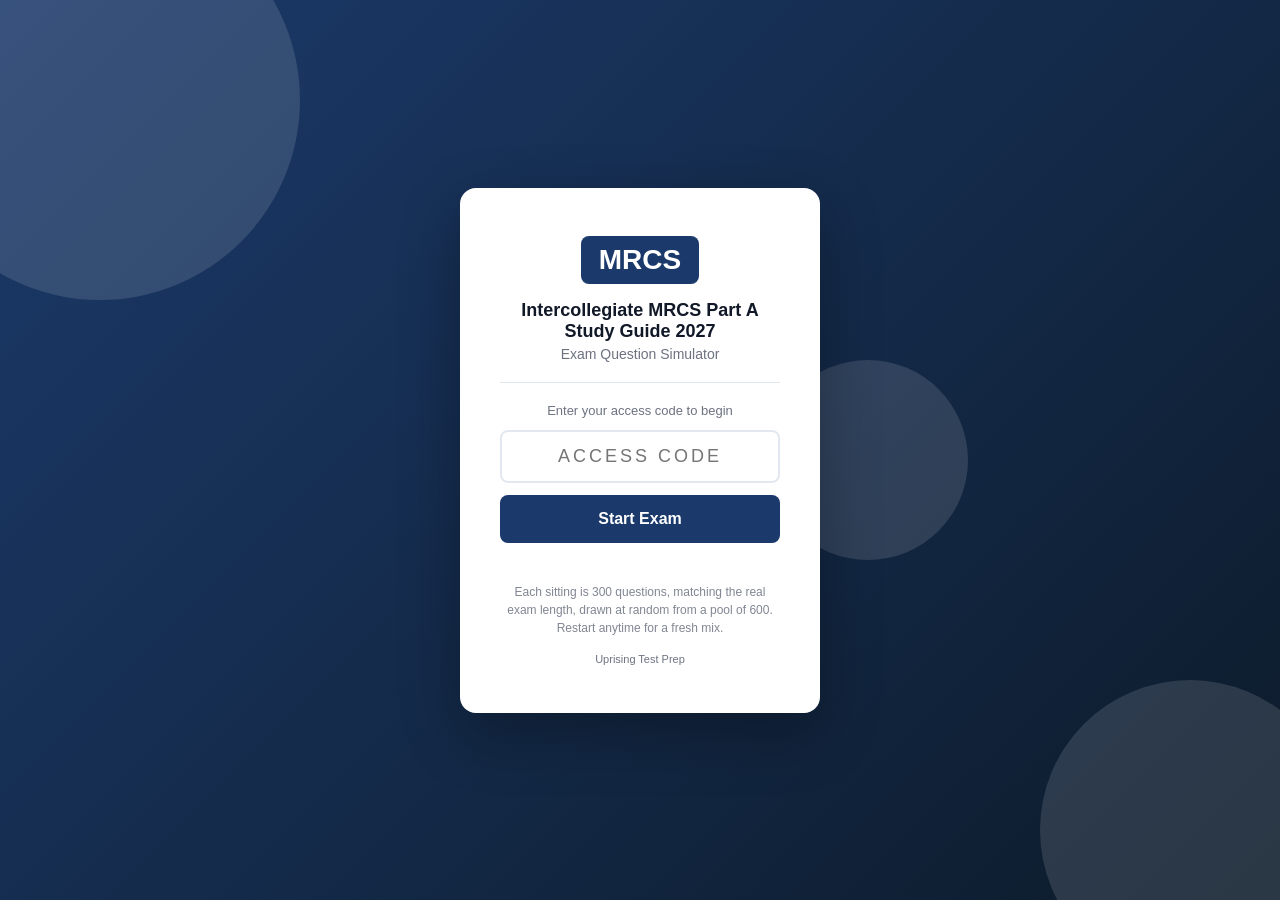
<file: index.html>
<!DOCTYPE html>
<html lang="en">
<head>
  <meta charset="UTF-8" />
  <meta name="viewport" content="width=device-width, initial-scale=1.0, viewport-fit=cover" />
  <meta name="apple-mobile-web-app-capable" content="yes" />
  <meta name="apple-mobile-web-app-status-bar-style" content="black-translucent" />
  <title>Intercollegiate MRCS Part A Study Guide 2027 Exam Simulator</title>
  <link rel="stylesheet" href="style.css" />
</head>
<body>

<div id="access-gate">
  <div class="gate-bg-shapes">
    <div class="shape shape-1"></div>
    <div class="shape shape-2"></div>
    <div class="shape shape-3"></div>
  </div>
  <div class="gate-card">
    <div class="gate-logo">
      <div class="logo-badge">MRCS</div>
    </div>
    <h1 class="gate-title">Intercollegiate MRCS Part A Study Guide 2027</h1>
    <p class="gate-subtitle">Exam Question Simulator</p>
    <div class="gate-divider"></div>
    <p class="gate-instruction">Enter your access code to begin</p>
    <input type="text" id="access-code-input" class="gate-input"
           placeholder="Access Code" autocomplete="off"
           maxlength="20" spellcheck="false" />
    <button id="access-btn" class="gate-btn">Start Exam</button>
    <p id="access-error" class="gate-error"></p>
    <p class="gate-pool-note">Each sitting is 300 questions, matching the real exam length, drawn at random from a pool of 600. Restart anytime for a fresh mix.</p>
    <p class="gate-hint">Uprising Test Prep</p>
  </div>
</div>

<div id="app" style="display:none">
  <header class="top-bar">
    <div class="bar-left">
      <span class="bar-logo">MRCS</span>
      <span class="bar-title">Exam Simulator</span>
    </div>
    <div class="bar-right">
      <span class="bar-timer" id="timer-display">--:--</span>
      <button class="bar-btn" id="flag-btn">Flag</button>
      <button class="bar-btn bar-btn-primary" id="submit-btn">
        <span class="btn-full">Submit Exam</span>
        <span class="btn-short">Submit</span>
      </button>
    </div>
  </header>

  <div class="progress-strip">
    <div class="progress-bar" id="progress-bar"></div>
  </div>

  <main class="exam-main">
    <div class="question-panel">
      <div class="q-meta">
        <span id="q-counter"></span>
        <span class="q-pool-chip" title="This sitting is 300 questions, matching the real exam length, drawn at random from a pool of 600. Restart for a fresh mix.">600 Questions Available</span>
        <span id="q-domain" class="q-domain-tag"></span>
        <span id="q-flag-indicator" class="flag-chip" style="display:none">Flagged</span>
      </div>
      <!-- Shared text for a linked cluster (a clinical case, a reading
           passage). It sits ABOVE the stem, which is the one thing that
           legitimately precedes it, and repeats on every question in the
           cluster so nobody has to page backwards. -->
      <div id="q-cluster-wrap" class="cluster-wrap" style="display:none"></div>
      <p id="question-text" class="q-text"></p>
      <!-- The picture sits BELOW the question text so the simulator matches
           the printed book exactly: stem, then picture, then options. They
           used to disagree (book put the picture under the stem, simulator put
           it above), so no single wording could be true in both places, and
           184 of MLPAO's 185 image questions said "shown above" while the
           book printed the picture below the sentence. Write stems with
           neutral wording ("the strip shown", "the diagram shows") and this
           whole class of bug cannot come back. -->
      <div id="q-image-wrap" style="display:none; margin-bottom:14px;"></div>
      <div id="options-list" class="options-list"></div>
      <div id="explanation-box" class="explanation-box" style="display:none">
        <div class="explanation-label">Explanation</div>
        <p id="explanation-text" class="explanation-text"></p>
      </div>
    </div>
    <div class="nav-bar">
      <button class="nav-btn" id="prev-btn">&#8592; Prev</button>
      <button class="nav-btn nav-btn-map" id="map-btn">Question Map</button>
      <button class="nav-btn nav-btn-next" id="next-btn">Next &#8594;</button>
    </div>
  </main>
</div>

<!-- Question Map Modal -->
<div id="map-modal" style="display:none">
  <div class="map-backdrop" id="map-backdrop"></div>
  <div class="map-panel">
    <div class="map-header">
      <span class="map-title">Question Map</span>
      <button id="map-close" class="map-close-btn">&#x2715; Close</button>
    </div>
    <div class="map-legend">
      <span class="leg-item"><span class="leg-swatch leg-answered"></span>Answered</span>
      <span class="leg-item"><span class="leg-swatch leg-flagged"></span>Flagged</span>
      <span class="leg-item"><span class="leg-swatch leg-unanswered"></span>Unanswered</span>
    </div>
    <div id="q-grid" class="q-grid"></div>
  </div>
</div>

<div id="results-screen" style="display:none">
  <div class="results-card">
    <div class="res-header">
      <div class="res-badge">MRCS</div>
      <h2 id="res-status" class="res-status"></h2>
      <p id="res-score" class="res-score"></p>
    </div>
    <div id="res-domains" class="res-domains"></div>
    <p class="mode-pool-note">This sitting drew 300 questions from a pool of 600. Restart for a fresh mix.</p>
    <button id="res-review-btn" class="res-btn">Review Answers</button>
    <button id="res-restart-btn" class="res-btn res-btn-secondary">Restart</button>
  </div>
</div>

<script src="questions.js"></script>
<script src="app.js"></script>
</body>
</html>
</file>
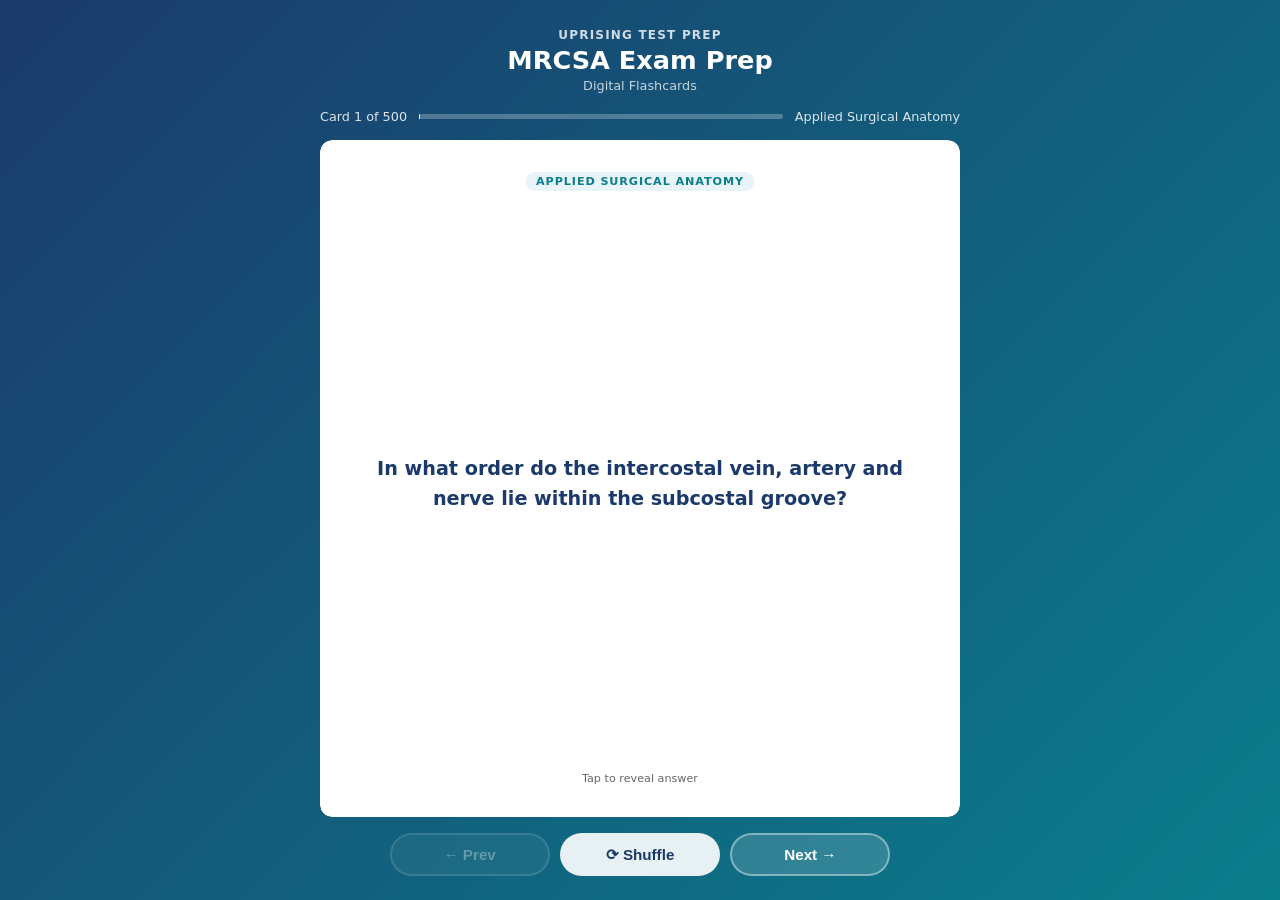
<file: flashcards/index.html>
<!DOCTYPE html>
<html lang="en">
<head>
  <meta charset="UTF-8">
  <meta name="viewport" content="width=device-width, initial-scale=1.0">
  <title>MRCSA Exam Prep: Flashcards</title>
  <style>
    :root {
      --blue:   #1B3A6B;
      --teal:   #0A7E8C;
      --ltblue: #E8F4F8;
      --white:  #FFFFFF;
      --text:   #1A1A1A;
      --muted:  #666;
      --radius: 12px;
    }
    * { box-sizing: border-box; margin: 0; padding: 0; }
    html, body { height: 100%; }
    body {
      font-family: 'Segoe UI', system-ui, sans-serif;
      background: linear-gradient(135deg, var(--blue) 0%, var(--teal) 100%);
      /* Pinned, not min-height: the page must never grow, or the controls
         get pushed below the fold on iOS where 100dvh and height:100%
         disagree. The height:100% rule above is the pre-dvh fallback. */
      height: 100dvh;
      max-height: 100dvh;
      overflow: hidden;
      display: flex;
      flex-direction: column;
      align-items: center;
      padding: 1.25rem 1rem 1rem;
      gap: 0.75rem;
      overflow-x: hidden;
    }
    header { text-align: center; color: #fff; flex-shrink: 0; }
    header .brand { font-size: 0.75rem; font-weight: 700; letter-spacing: 0.1em; opacity: 0.8; text-transform: uppercase; }
    header h1 { font-size: 1.3rem; font-weight: 800; margin-top: 0.2rem; }
    header .subtitle { font-size: 0.8rem; opacity: 0.75; margin-top: 0.15rem; }
    #progress-info {
      display: flex; align-items: center; gap: 0.75rem;
      color: rgba(255,255,255,0.85); font-size: 0.8rem;
      flex-shrink: 0; width: 100%; max-width: 640px;
    }
    #progress-bar-track {
      flex: 1; background: rgba(255,255,255,0.25);
      border-radius: 4px; height: 5px;
    }
    #progress-bar-fill { height: 100%; background: #fff; border-radius: 4px; transition: width 0.3s; }
    .card-scene {
      width: 100%; max-width: 640px;
      perspective: 1200px;
      cursor: pointer;
      flex: 1; min-height: 0;
      display: flex; flex-direction: column;
    
      /* WebKit does not clip overflow inside a preserve-3d context, so the
         answer pane's own clip is dropped and a long answer paints over the
         Prev/Next row. This element only sets the perspective and is NOT
         itself in the 3D context, so its clip is honoured in every engine. */
      overflow: hidden;
      border-radius: var(--radius);
    }
    .card-inner {
      position: relative; width: 100%;
      flex: 1; min-height: 0;
      transition: transform 0.55s cubic-bezier(.4,0,.2,1);
      transform-style: preserve-3d;
    }
    .card-scene.flipped .card-inner { transform: rotateY(180deg); }
    .card-face {
      position: absolute; inset: 0;
      backface-visibility: hidden; -webkit-backface-visibility: hidden;
      border-radius: var(--radius);
      display: flex; flex-direction: column;
      padding: 1.5rem 1.75rem;
      box-shadow: 0 12px 40px rgba(0,0,0,0.2);
      overflow: hidden;
    
      /* Painting through a mask forces WebKit to allocate a real clipping
         layer for a 3D-transformed element, which is what makes the
         overflow:hidden and the rounded corners above actually apply. */
      -webkit-mask-image: -webkit-radial-gradient(#fff, #000);
              mask-image: radial-gradient(#fff, #000);
    }
    .card-front { background: var(--white); align-items: center; justify-content: center; }
    .card-back  { background: var(--ltblue); transform: rotateY(180deg); }
    .card-badge {
      font-size: 0.7rem; font-weight: 700; text-transform: uppercase;
      letter-spacing: 0.08em;
      background: var(--ltblue); color: var(--teal);
      padding: 0.2rem 0.65rem; border-radius: 20px;
      margin-bottom: 0.85rem; flex-shrink: 0;
    }
    .card-back .card-badge { background: rgba(10,126,140,0.12); }
    .card-front .q-text {
      font-size: 1.1rem; font-weight: 600; color: var(--blue); line-height: 1.55;
      text-align: center; overflow-y: auto; flex: 1;
      display: flex; align-items: center; justify-content: center;
      scrollbar-width: thin; scrollbar-color: rgba(27,58,107,0.3) transparent;
    }
    .card-back .a-label { font-size: 0.7rem; font-weight: 700; color: var(--teal); text-transform: uppercase; letter-spacing: 0.08em; margin-bottom: 0.4rem; flex-shrink: 0; }
    .card-back .a-text  {
      font-size: 0.975rem; color: var(--text); line-height: 1.65;
      overflow-y: auto; flex: 1; min-height: 0; padding-right: 4px;
      scrollbar-width: thin; scrollbar-color: rgba(10,126,140,0.4) transparent;
    
      -webkit-overflow-scrolling: touch;
      overscroll-behavior: contain;
    }
    .card-back .a-text::-webkit-scrollbar { width: 4px; }
    .card-back .a-text::-webkit-scrollbar-track { background: transparent; }
    .card-back .a-text::-webkit-scrollbar-thumb { background: rgba(10,126,140,0.4); border-radius: 4px; }
    .tap-hint { flex-shrink: 0; margin-top: 0.6rem; font-size: 0.7rem; color: var(--muted); text-align: center; }
    .card-back .tap-hint { color: var(--teal); opacity: 0.7; }
    .controls {
      display: flex; gap: 0.65rem; flex-wrap: nowrap;
      justify-content: center; flex-shrink: 0;
      width: 100%; max-width: 640px;
      padding-bottom: env(safe-area-inset-bottom, 0px);
    }
    .btn {
      padding: 0.6rem 1.2rem; border-radius: 50px;
      border: 2px solid rgba(255,255,255,0.4);
      background: rgba(255,255,255,0.15); color: #fff;
      font-weight: 700; font-size: 0.875rem; cursor: pointer;
      transition: all 0.2s; backdrop-filter: blur(4px);
      white-space: nowrap; flex: 1; max-width: 160px;
    }
    .btn:hover { background: rgba(255,255,255,0.3); border-color: rgba(255,255,255,0.7); }
    .btn:active { transform: scale(0.96); }
    .btn:disabled { opacity: 0.35; cursor: not-allowed; }
    .btn.btn-primary { background: rgba(255,255,255,0.9); color: var(--blue); border-color: transparent; }
    .btn.btn-primary:hover { background: #fff; }
    #loading { color: rgba(255,255,255,0.8); font-size: 1rem; text-align: center; padding: 3rem; flex: 1; }
    @media (min-width: 768px) {
      body { padding: 1.75rem 1.5rem 1.5rem; gap: 1rem; }
      header h1 { font-size: 1.6rem; }
      .card-face { padding: 2rem 2.5rem; }
      .card-front .q-text { font-size: 1.2rem; }
      .card-back .a-text { font-size: 1.05rem; }
      .btn { font-size: 0.95rem; padding: 0.65rem 1.4rem; }
    }
    @media (max-width: 380px) {
      body { padding: 0.75rem; gap: 0.5rem; }
      header .brand { font-size: 0.65rem; }
      header h1 { font-size: 1.1rem; }
      header .subtitle { display: none; }
      .card-face { padding: 1rem 1.1rem; }
      .card-front .q-text { font-size: 0.975rem; }
      .card-back .a-text { font-size: 0.875rem; }
      .btn { font-size: 0.8rem; padding: 0.5rem 0.75rem; }
    }
  </style>
</head>
<body>
<header>
  <div class="brand">Uprising Test Prep</div>
  <h1>MRCSA Exam Prep</h1>
  <div class="subtitle">Digital Flashcards</div>
</header>
<div id="progress-info">
  <span id="card-counter">Card 1</span>
  <div id="progress-bar-track"><div id="progress-bar-fill" style="width:0%"></div></div>
  <span id="domain-label"></span>
</div>
<div id="loading">Loading flashcards...</div>
<div class="card-scene" id="card-scene" style="display:none" onclick="flipCard()">
  <div class="card-inner" id="card-inner">
    <div class="card-face card-front">
      <div class="card-badge" id="front-badge"></div>
      <div class="q-text" id="q-text"></div>
      <div class="tap-hint">Tap to reveal answer</div>
    </div>
    <div class="card-face card-back">
      <div class="card-badge" id="back-badge">Answer</div>
      <div class="a-label">Answer</div>
      <div class="a-text" id="a-text"></div>
      <div class="tap-hint">Tap to flip back</div>
    </div>
  </div>
</div>
<div class="controls" id="controls" style="display:none">
  <button class="btn" id="prev-btn" onclick="event.stopPropagation();move(-1)" disabled>&#8592; Prev</button>
  <button class="btn btn-primary" onclick="event.stopPropagation();shuffleCards()">&#10227; Shuffle</button>
  <button class="btn" id="next-btn" onclick="event.stopPropagation();move(1)">Next &#8594;</button>
</div>
<script>
const DOMAIN_LABELS = {
  applied_surgical_anatomy: "Applied Surgical Anatomy",
  applied_surgical_physiology: "Applied Surgical Physiology",
  applied_surgical_pathology: "Applied Surgical Pathology",
  common_surgical_conditions: "Common Surgical Conditions",
  perioperative_management: "Perioperative Management",
  trauma_and_emergency_surgery: "Trauma and Emergency Surgery",
  pharmacology_microbiology_and_infection: "Pharmacology Microbiology and Infection",
  imaging_data_and_audit: "Imaging Data and Audit",
  surgical_care_of_children: "Surgical Care of Children",
  medico_legal_aspects: "Medico-Legal Aspects",
};
let cards   = [];
let current = 0;
async function init() {
  try {
    const res = await fetch('flashcards.json');
    if (!res.ok) throw new Error('Network error');
    cards = await res.json();
    document.getElementById('loading').style.display    = 'none';
    document.getElementById('card-scene').style.display = 'flex';
    document.getElementById('controls').style.display   = 'flex';
    show();
  } catch (e) {
    document.getElementById('loading').textContent = 'Error loading flashcards. Please try refreshing.';
  }
}
function domainLabel(key) {
  return DOMAIN_LABELS[key] || key.replace(/_/g, ' ').replace(/\b\w/g, c => c.toUpperCase());
}
function show() {
  const c = cards[current];
  document.getElementById('card-scene').classList.remove('flipped');
  document.getElementById('a-text').scrollTop = 0;
  const label = domainLabel(c.domain || c.chapter || '');
  document.getElementById('q-text').textContent       = c.front;
  document.getElementById('a-text').textContent       = c.back;
  document.getElementById('front-badge').textContent  = label;
  document.getElementById('back-badge').textContent   = label;
  document.getElementById('card-counter').textContent = `Card ${current+1} of ${cards.length}`;
  document.getElementById('domain-label').textContent = label;
  document.getElementById('progress-bar-fill').style.width = `${((current+1)/cards.length*100).toFixed(1)}%`;
  document.getElementById('prev-btn').disabled = current === 0;
  document.getElementById('next-btn').disabled = current === cards.length - 1;
}
function flipCard() { document.getElementById('card-scene').classList.toggle('flipped'); }
function move(dir) {
  const next = current + dir;
  if (next < 0 || next >= cards.length) return;
  current = next; show();
}
function shuffleCards() {
  for (let i = cards.length - 1; i > 0; i--) {
    const j = Math.floor(Math.random() * (i+1));
    [cards[i], cards[j]] = [cards[j], cards[i]];
  }
  current = 0; show();
}
document.addEventListener('keydown', e => {
  if (e.key === 'ArrowRight' || e.key === 'ArrowDown') move(1);
  else if (e.key === 'ArrowLeft' || e.key === 'ArrowUp') move(-1);
  else if (e.key === ' ' || e.key === 'Enter') { e.preventDefault(); flipCard(); }
});
init();
</script>
</body>
</html>
</file>
<file: style.css>
/* MRCSA Exam Simulator, Styles */
:root {
  --primary:   #1B3A6B;
  --pass:      #059669;
  --fail:      #DC2626;
  --bg:        #F3F4F8;
  --card:      #FFFFFF;
  --border:    #E2E8F0;
  --text:      #111827;
  --muted:     #6B7280;
  --radius:    10px;
}
*, *::before, *::after { box-sizing: border-box; margin: 0; padding: 0; }
body {
  font-family: -apple-system, BlinkMacSystemFont, "Segoe UI", sans-serif;
  background: var(--bg);
  color: var(--text);
  height: 100vh;
  height: 100dvh;
  overflow: hidden;
  -webkit-text-size-adjust: 100%;
}

/* ── Access Gate ─────────────────────────────────────────────────────────── */
#access-gate {
  display: flex;
  align-items: center;
  justify-content: center;
  height: 100vh;
  height: 100dvh;
  background: linear-gradient(135deg, var(--primary) 0%, #0d1b2a 100%);
  position: relative;
  overflow: hidden;
  padding: 20px;
  padding-top: max(20px, env(safe-area-inset-top));
  padding-bottom: max(20px, env(safe-area-inset-bottom));
}
.gate-bg-shapes { position: absolute; inset: 0; pointer-events: none; }
.shape { position: absolute; border-radius: 50%; opacity: .12; background: #fff; }
.shape-1 { width: 400px; height: 400px; top: -100px; left: -100px; }
.shape-2 { width: 300px; height: 300px; bottom: -80px; right: -60px; }
.shape-3 { width: 200px; height: 200px; top: 40%; left: 60%; }
.gate-card {
  background: #fff;
  border-radius: 16px;
  padding: 48px 40px;
  text-align: center;
  width: 100%;
  max-width: 360px;
  position: relative;
  z-index: 1;
  box-shadow: 0 20px 60px rgba(0,0,0,.3);
}
.logo-badge {
  display: inline-block;
  background: var(--primary);
  color: #fff;
  font-weight: 800;
  font-size: 28px;
  padding: 8px 18px;
  border-radius: 8px;
}
.gate-title { font-size: 18px; font-weight: 700; margin-top: 16px; color: var(--text); }
.gate-subtitle { color: var(--muted); font-size: 14px; margin-top: 4px; }
.gate-divider { height: 1px; background: var(--border); margin: 20px 0; }
.gate-instruction { font-size: 13px; color: var(--muted); margin-bottom: 12px; }
.gate-input {
  width: 100%;
  padding: 14px 16px;
  border: 2px solid var(--border);
  border-radius: 8px;
  font-size: 18px;
  text-align: center;
  text-transform: uppercase;
  letter-spacing: 3px;
  outline: none;
}
.gate-input:focus { border-color: var(--primary); }
.gate-btn {
  width: 100%;
  margin-top: 12px;
  padding: 15px;
  background: var(--primary);
  color: #fff;
  border: none;
  border-radius: 8px;
  font-size: 16px;
  font-weight: 600;
  cursor: pointer;
  -webkit-tap-highlight-color: transparent;
}
.gate-btn:hover { opacity: .9; }
.gate-error { color: var(--fail); font-size: 13px; margin-top: 8px; min-height: 18px; }
.gate-hint { color: var(--muted); font-size: 11px; margin-top: 16px; }
.gate-pool-note { color: var(--muted); opacity: .85; font-size: 12px; margin-top: 14px; line-height: 1.5; }
.mode-pool-note { color: var(--muted); opacity: .85; font-size: 12.5px; text-align: center; margin: 4px 0 16px; line-height: 1.5; }

/* ── App shell ───────────────────────────────────────────────────────────── */
#app {
  display: flex;
  flex-direction: column;
  height: 100vh;
  height: 100dvh;
  padding-top: env(safe-area-inset-top);
}
.top-bar {
  display: flex;
  justify-content: space-between;
  align-items: center;
  background: var(--primary);
  color: #fff;
  padding: 0 20px;
  padding-left: max(20px, env(safe-area-inset-left));
  padding-right: max(20px, env(safe-area-inset-right));
  height: 52px;
  flex-shrink: 0;
  gap: 8px;
}
.bar-left { display: flex; align-items: center; gap: 8px; min-width: 0; }
.bar-logo { font-weight: 800; font-size: 18px; flex-shrink: 0; }
.bar-title { font-size: 14px; opacity: .8; white-space: nowrap; overflow: hidden; text-overflow: ellipsis; }
.bar-right { display: flex; align-items: center; gap: 8px; flex-shrink: 0; }
.bar-timer {
  font-variant-numeric: tabular-nums;
  font-size: 16px;
  font-weight: 600;
  min-width: 68px;
  text-align: right;
}
.bar-btn {
  padding: 7px 13px;
  background: rgba(255,255,255,.15);
  border: 1px solid rgba(255,255,255,.3);
  color: #fff;
  border-radius: 6px;
  cursor: pointer;
  font-size: 13px;
  white-space: nowrap;
  -webkit-tap-highlight-color: transparent;
  touch-action: manipulation;
}
.bar-btn:hover { background: rgba(255,255,255,.25); }
.bar-btn-primary {
  background: #fff;
  color: var(--primary);
  border-color: #fff;
  font-weight: 600;
}
.bar-btn-primary:hover { background: #f0f0f0; }
.btn-short { display: none; }
.btn-full  { display: inline; }

.progress-strip { height: 4px; background: rgba(0,0,0,.1); flex-shrink: 0; }
.progress-bar   { height: 100%; background: #4ade80; transition: width .3s; }

/* ── Main exam area ──────────────────────────────────────────────────────── */
.exam-main {
  flex: 1;
  overflow: hidden;
  display: flex;
  flex-direction: column;
  padding: 16px 20px 0;
  padding-left: max(16px, env(safe-area-inset-left));
  padding-right: max(16px, env(safe-area-inset-right));
  min-height: 0;
}
.question-panel { flex: 1; overflow-y: auto; padding-bottom: 12px; -webkit-overflow-scrolling: touch; }
.q-meta {
  display: flex;
  align-items: center;
  gap: 8px;
  margin-bottom: 12px;
  font-size: 13px;
  color: var(--muted);
  flex-wrap: wrap;
}
.q-domain-tag {
  background: var(--primary);
  color: #fff;
  padding: 2px 8px;
  border-radius: 4px;
  font-size: 11px;
  font-weight: 600;
}
.q-pool-chip {
  background: #EEF2FF;
  background: color-mix(in srgb, var(--primary) 12%, #fff);
  color: var(--primary);
  border: 1px solid var(--primary);
  padding: 2px 8px;
  border-radius: 10px;
  font-size: 11px;
  font-weight: 700;
  cursor: help;
  white-space: nowrap;
}
.flag-chip {
  background: #FEF3C7;
  color: #92400E;
  padding: 2px 8px;
  border-radius: 4px;
  font-size: 11px;
  font-weight: 600;
}
.cluster-wrap {
  border-left: 4px solid var(--primary, #1B3A6B);
  background: #F2F6FC; border-radius: 8px;
  padding: 10px 14px; margin-bottom: 16px;
}
.cluster-label {
  font-size: 11px; font-weight: 700; letter-spacing: 0.06em;
  text-transform: uppercase; color: var(--primary, #1B3A6B); margin-bottom: 6px;
}
.cluster-body {
  max-height: 38vh; overflow-y: auto; font-size: 15px; line-height: 1.6;
  -webkit-overflow-scrolling: touch;
}
.cluster-body p + p { margin-top: 10px; }
@media (min-width: 1100px) { .cluster-body { max-height: 52vh; } }

.q-image {
  max-width: 100%;
  /* Cap the height too. With only max-width, a tall exhibit renders at full
     width and pushes the stem and every option below the fold, so the question
     looks like it has no answers until the candidate scrolls. Found on CNPLE. */
  max-height: 62vh;
  width: auto;
  height: auto;
  object-fit: contain;
  border-radius: 6px;
  border: 1px solid var(--border);
  display: block;
  margin-bottom: 14px;
}
.q-text { font-size: 16px; line-height: 1.65; margin-bottom: 20px; }
.options-list { display: flex; flex-direction: column; gap: 10px; }
.option {
  display: flex;
  align-items: flex-start;
  gap: 12px;
  padding: 15px 16px;
  background: var(--card);
  border: 2px solid var(--border);
  border-radius: var(--radius);
  cursor: pointer;
  transition: .15s;
  -webkit-tap-highlight-color: transparent;
  touch-action: manipulation;
  min-height: 52px;
}
.option:hover  { border-color: var(--primary); background: #F8FAFF; }
.option.selected  { border-color: var(--primary); background: #EEF3FF; }
.option.correct   { border-color: #059669; background: #ECFDF5; }
.option.incorrect { border-color: #DC2626; background: #FEF2F2; }
.explanation-box {
  margin-top: 20px;
  padding: 16px 18px;
  background: #F0F9FF;
  border-left: 4px solid #2563EB;
  border-radius: 6px;
}
.explanation-label {
  font-size: 11px;
  font-weight: 700;
  text-transform: uppercase;
  letter-spacing: .06em;
  color: #2563EB;
  margin-bottom: 8px;
}
.explanation-text { font-size: 14.5px; line-height: 1.7; color: #1e293b; margin: 0; }
.opt-letter { font-weight: 700; font-size: 15px; color: var(--primary); min-width: 22px; padding-top: 1px; flex-shrink: 0; }
.opt-text   { font-size: 15px; line-height: 1.5; }

/* ── Nav bar ─────────────────────────────────────────────────────────────── */
.nav-bar {
  display: flex;
  align-items: center;
  gap: 8px;
  padding: 10px 0;
  padding-bottom: max(14px, env(safe-area-inset-bottom));
  flex-shrink: 0;
}
.nav-btn {
  flex: 1;
  padding: 13px 8px;
  background: var(--card);
  border: 1px solid var(--border);
  border-radius: 8px;
  cursor: pointer;
  font-size: 15px;
  font-weight: 500;
  text-align: center;
  -webkit-tap-highlight-color: transparent;
  touch-action: manipulation;
  min-height: 48px;
}
.nav-btn:hover      { background: #f0f0f0; }
.nav-btn-map {
  background: var(--bg);
  border-color: var(--primary);
  color: var(--primary);
  font-weight: 600;
}
.nav-btn-map:hover { background: #EEF3FF; }
.nav-btn-next {
  background: var(--primary);
  color: #fff;
  border-color: var(--primary);
}
.nav-btn-next:hover { opacity: .9; }

/* ── Question Map Modal ──────────────────────────────────────────────────── */
#map-modal {
  position: fixed;
  inset: 0;
  z-index: 1000;
  display: flex;
  flex-direction: column;
  justify-content: flex-end;
}
.map-backdrop { position: absolute; inset: 0; background: rgba(0,0,0,.5); }
.map-panel {
  position: relative;
  background: #fff;
  border-radius: 20px 20px 0 0;
  padding: 20px;
  padding-bottom: max(20px, env(safe-area-inset-bottom));
  max-height: 80vh;
  max-height: 80dvh;
  display: flex;
  flex-direction: column;
  box-shadow: 0 -4px 30px rgba(0,0,0,.2);
}
.map-header {
  display: flex;
  align-items: center;
  justify-content: space-between;
  margin-bottom: 12px;
  flex-shrink: 0;
}
.map-title { font-size: 17px; font-weight: 700; color: var(--text); }
.map-close-btn {
  padding: 8px 16px;
  background: var(--bg);
  border: 1px solid var(--border);
  border-radius: 8px;
  cursor: pointer;
  font-size: 14px;
  font-weight: 500;
  min-height: 40px;
  -webkit-tap-highlight-color: transparent;
  touch-action: manipulation;
}
.map-close-btn:hover { background: #e5e7eb; }
.map-legend { display: flex; gap: 16px; margin-bottom: 14px; flex-shrink: 0; flex-wrap: wrap; }
.leg-item { display: flex; align-items: center; gap: 6px; font-size: 13px; color: var(--muted); }
.leg-swatch {
  width: 16px;
  height: 16px;
  border-radius: 3px;
  border: 1px solid var(--border);
  background: var(--card);
  display: inline-block;
  flex-shrink: 0;
}
.leg-swatch.leg-answered  { background: var(--primary); border-color: var(--primary); }
.leg-swatch.leg-flagged   { background: #FEF3C7; border-color: #F59E0B; }
.leg-swatch.leg-unanswered { background: var(--card); }
.q-grid {
  display: flex;
  flex-wrap: wrap;
  gap: 6px;
  overflow-y: auto;
  flex: 1;
  padding-bottom: 8px;
  -webkit-overflow-scrolling: touch;
}
.grid-btn {
  width: 40px;
  height: 40px;
  border: 1px solid var(--border);
  border-radius: 6px;
  background: var(--card);
  font-size: 12px;
  cursor: pointer;
  font-weight: 500;
  -webkit-tap-highlight-color: transparent;
  touch-action: manipulation;
}
.grid-btn.answered { background: var(--primary); color: #fff; border-color: var(--primary); }
.grid-btn.flagged  { background: #FEF3C7; border-color: #F59E0B; }
.grid-btn.active   { outline: 3px solid var(--primary); outline-offset: 2px; }

/* ── Results ─────────────────────────────────────────────────────────────── */
#results-screen {
  display: flex;
  align-items: flex-start;
  justify-content: center;
  min-height: 100vh;
  min-height: 100dvh;
  background: var(--bg);
  overflow-y: auto;
  -webkit-overflow-scrolling: touch;
  padding: 20px 16px;
  padding-top: max(20px, env(safe-area-inset-top));
  padding-bottom: max(20px, env(safe-area-inset-bottom));
}
.results-card {
  background: var(--card);
  border-radius: 16px;
  padding: 40px;
  max-width: 480px;
  width: 100%;
  box-shadow: 0 8px 30px rgba(0,0,0,.1);
}
.res-header { text-align: center; margin-bottom: 24px; }
.res-badge {
  display: inline-block;
  background: var(--primary);
  color: #fff;
  font-weight: 800;
  font-size: 22px;
  padding: 6px 16px;
  border-radius: 8px;
}
.res-status { font-size: 36px; font-weight: 800; margin-top: 12px; }
.res-score  { font-size: 18px; color: var(--muted); margin-top: 4px; }
.res-domains { margin-bottom: 24px; display: flex; flex-direction: column; gap: 10px; }
.res-domain-row { display: flex; align-items: center; gap: 8px; font-size: 13px; }
.res-domain-name { width: 160px; font-weight: 500; flex-shrink: 0; }
.res-domain-bar-wrap { flex: 1; background: #E5E7EB; border-radius: 4px; height: 8px; overflow: hidden; }
.res-domain-bar { height: 100%; border-radius: 4px; transition: width .5s; }
.res-domain-pct { width: 36px; text-align: right; font-weight: 600; }
.res-btn {
  width: 100%;
  padding: 15px;
  background: var(--primary);
  color: #fff;
  border: none;
  border-radius: 8px;
  font-size: 15px;
  font-weight: 600;
  cursor: pointer;
  margin-bottom: 10px;
  min-height: 52px;
  -webkit-tap-highlight-color: transparent;
  touch-action: manipulation;
}
.res-btn:hover { opacity: .9; }
.res-btn-secondary {
  background: transparent;
  color: var(--primary);
  border: 2px solid var(--primary);
}
.res-btn-secondary:hover { background: var(--primary); color: #fff; }

/* ── Mobile breakpoint (phones ≤ 640px) ─────────────────────────────────── */
@media (max-width: 640px) {
  /* Gate card */
  .gate-card { padding: 32px 24px; }

  /* Top bar: hide long title text, swap Submit label */
  .bar-title  { display: none; }
  .btn-full   { display: none; }
  .btn-short  { display: inline; }
  .bar-right  { gap: 6px; }
  .bar-btn    { padding: 6px 10px; font-size: 12px; }
  .bar-timer  { font-size: 14px; min-width: 58px; }

  /* Exam main */
  .exam-main { padding: 12px 14px 0; }
  .q-text { font-size: 16px; }
  .opt-text { font-size: 15px; }

  /* Nav bar, bigger touch targets */
  .nav-btn { font-size: 14px; padding: 14px 6px; }

  /* Results */
  .results-card { padding: 28px 20px; }
  .res-domain-name { width: 110px; font-size: 12px; }
  .res-domain-pct  { font-size: 12px; }
  .res-status { font-size: 30px; }

  /* Map grid, slightly bigger buttons on phones */
  .grid-btn { width: 42px; height: 42px; }
}

/* ── Very small phones (≤ 380px) ────────────────────────────────────────── */
@media (max-width: 380px) {
  .bar-logo { font-size: 15px; }
  .bar-btn  { padding: 5px 8px; font-size: 11px; }
  .bar-timer { font-size: 13px; min-width: 52px; }
  .nav-btn  { font-size: 13px; }
  .grid-btn { width: 38px; height: 38px; font-size: 11px; }
}
</file>
